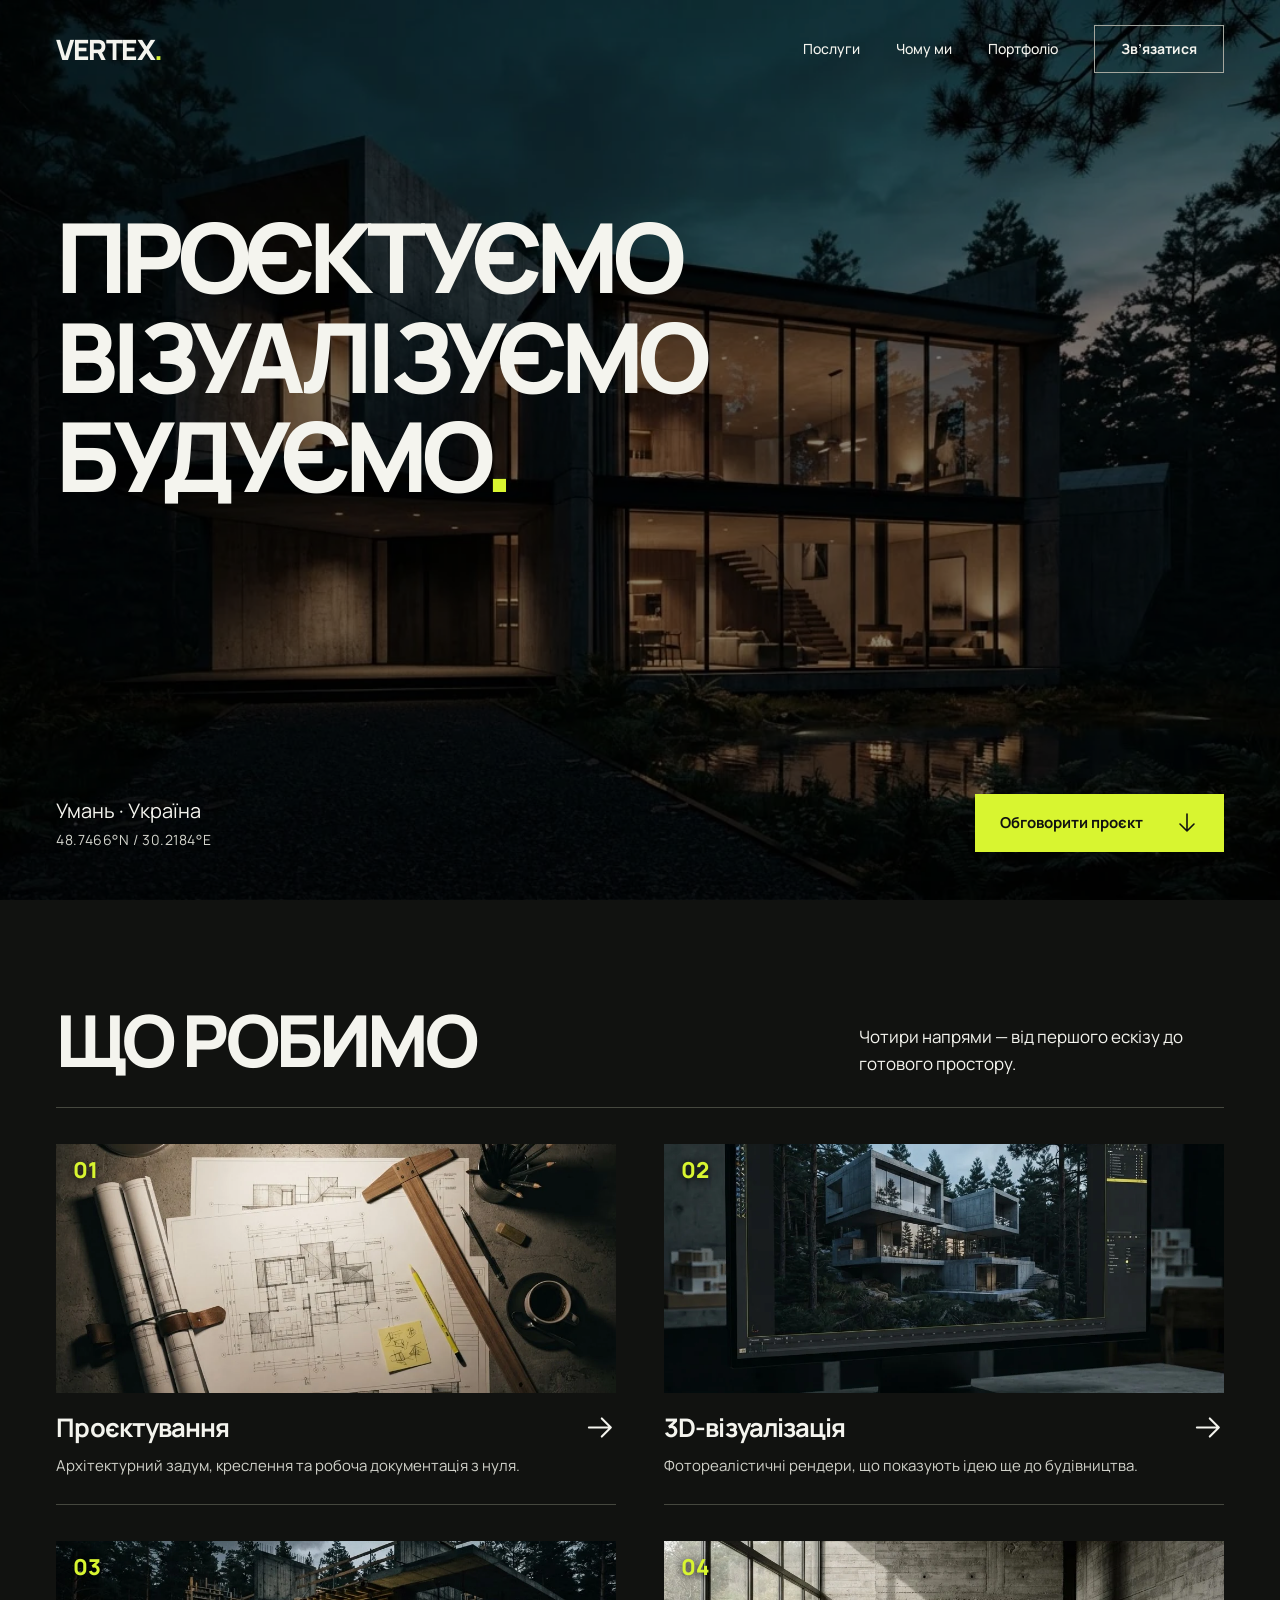
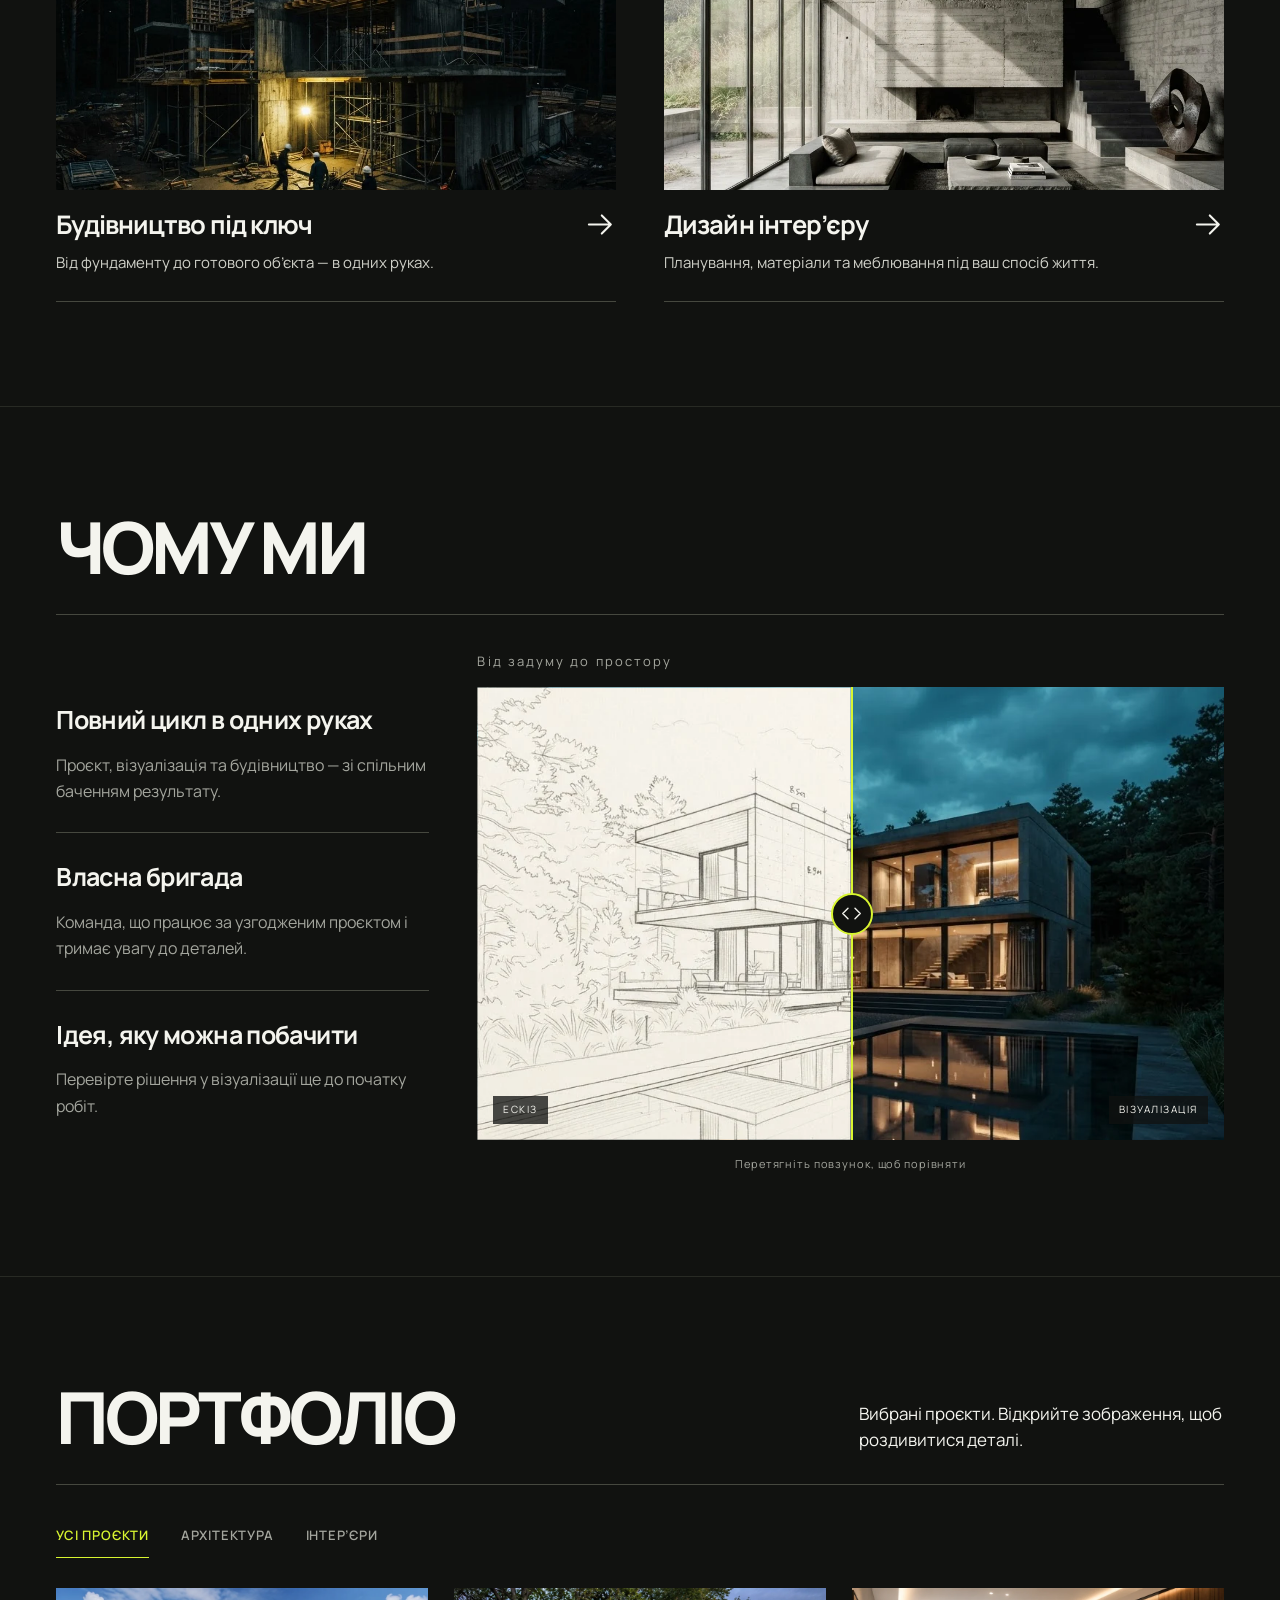
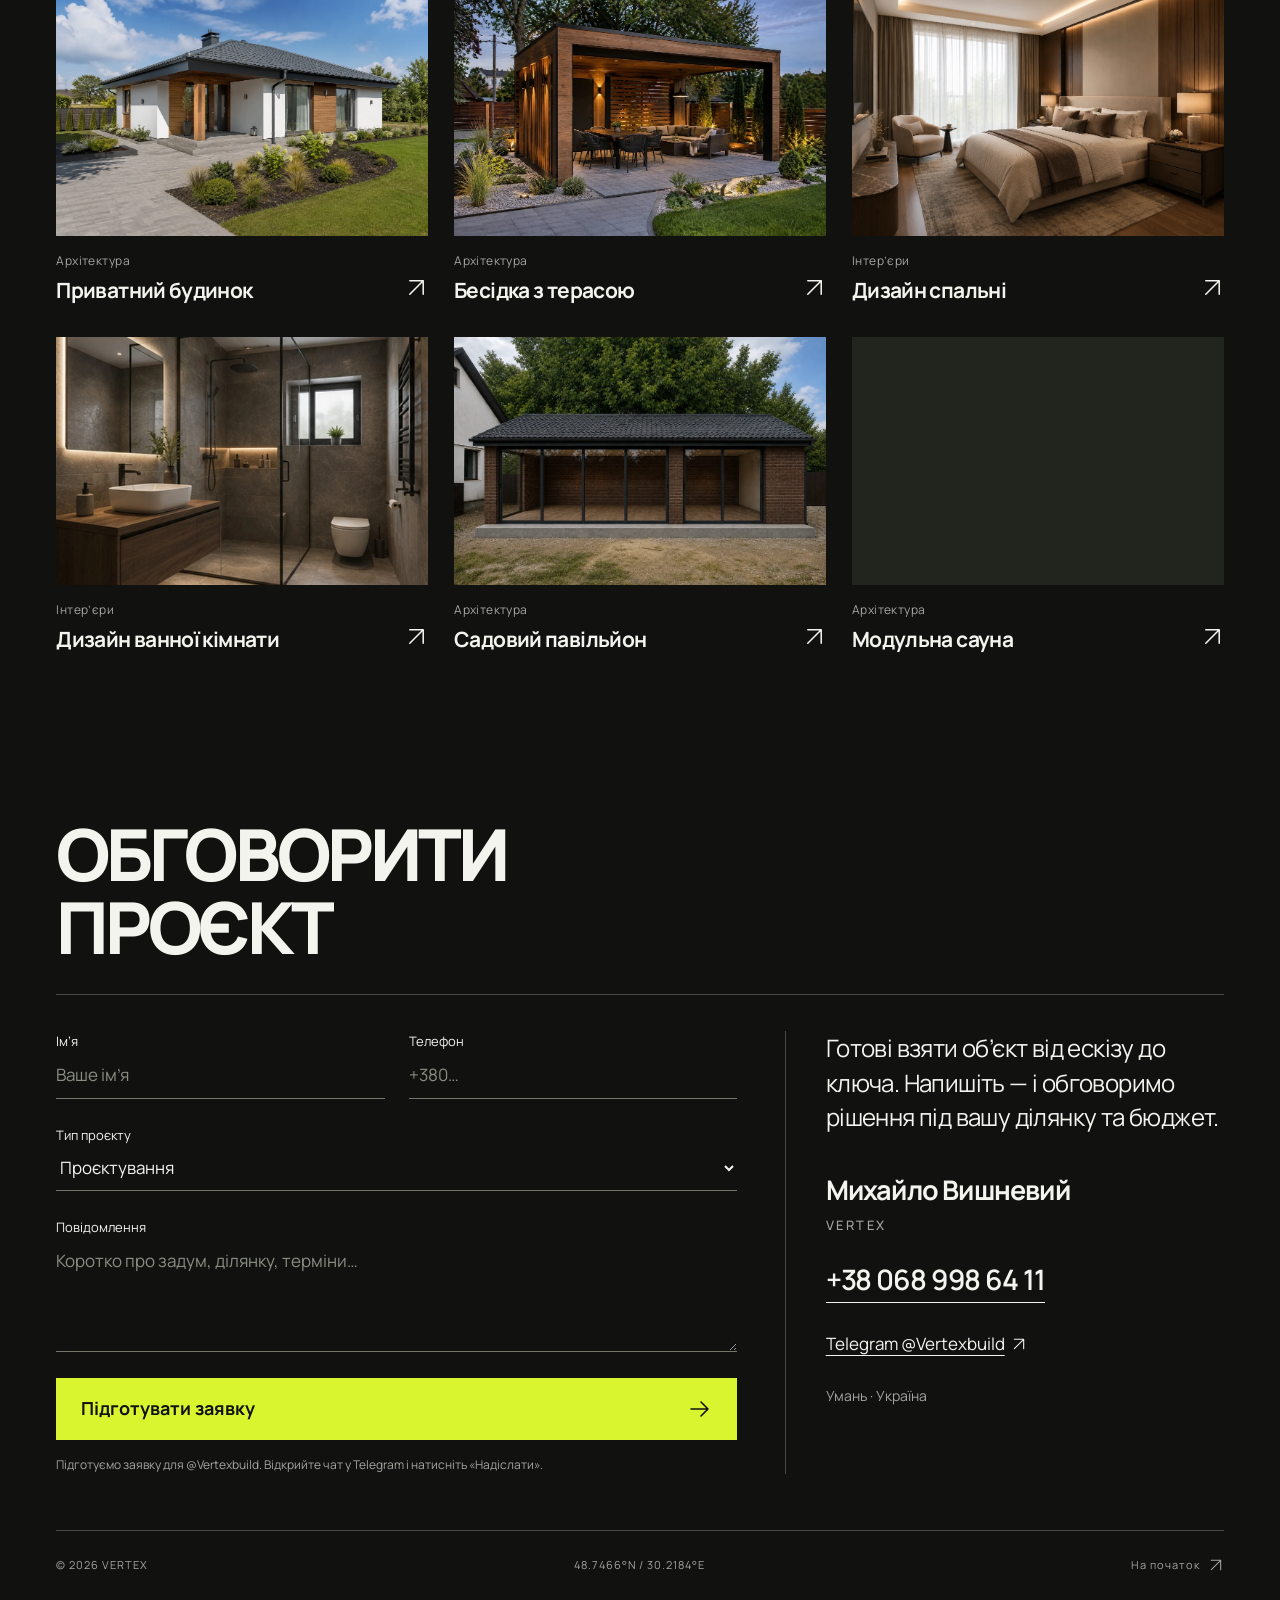
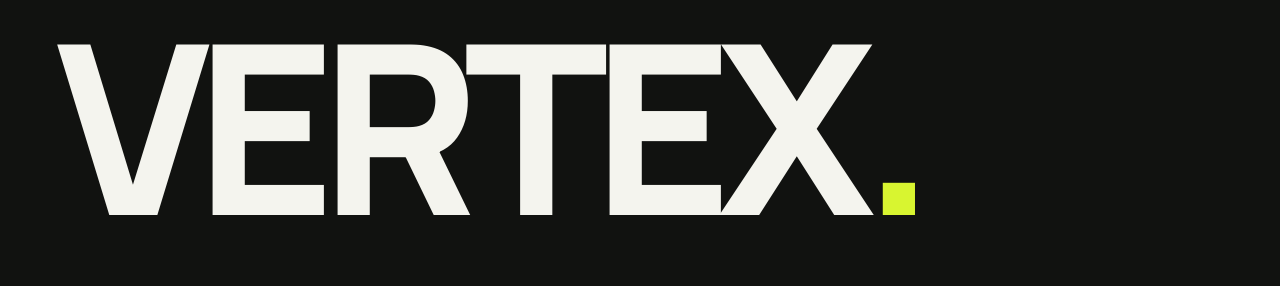
<file: index.html>
<!doctype html>
<html lang="uk">
<head>
  <meta charset="utf-8">
  <meta name="viewport" content="width=device-width,initial-scale=1">
  <meta name="theme-color" content="#111210">
  <title>VERTEX — архітектура, візуалізація та дизайн в Умані</title>
  <meta name="description" content="VERTEX: проєктування, 3D-візуалізація, будівництво під ключ та дизайн інтер’єру в Умані. Від першого ескізу до готового простору. Михайло Вишневий, +380689986411.">
  <link rel="canonical" href="https://vlad15121992.github.io/vertex/">
  <meta property="og:type" content="website">
  <meta property="og:locale" content="uk_UA">
  <meta property="og:title" content="VERTEX — проєктуємо, візуалізуємо, будуємо">
  <meta property="og:description" content="Архітектура та дизайн інтер’єру. Умань, Україна.">
  <meta property="og:url" content="https://vlad15121992.github.io/vertex/">
  <meta property="og:image" content="https://vlad15121992.github.io/vertex/assets/hero.webp">
  <meta name="twitter:card" content="summary_large_image">
  <link rel="icon" href="./favicon.svg" type="image/svg+xml">
  <link rel="preload" href="./assets/hero.webp" as="image" fetchpriority="high">
  <link rel="stylesheet" href="./assets/fonts.css">
  <link rel="stylesheet" href="./styles.css">
  <script src="./app.js" defer></script>
</head>
<body>
  <svg class="icon-definitions" xmlns="http://www.w3.org/2000/svg" aria-hidden="true"><defs>
    <symbol id="arrow-right" viewBox="0 0 24 24"><path d="M3 12h17M13 5l7 7-7 7"/></symbol>
    <symbol id="arrow-diagonal" viewBox="0 0 24 24"><path d="M5 19 19 5M5 5h14v14"/></symbol>
    <symbol id="arrow-down" viewBox="0 0 24 24"><path d="M12 3v17M5 13l7 7 7-7"/></symbol>
    <symbol id="arrow-left" viewBox="0 0 24 24"><path d="M21 12H4M11 5l-7 7 7 7"/></symbol>
    <symbol id="close-icon" viewBox="0 0 24 24"><path d="m5 5 14 14M19 5 5 19"/></symbol>
    <symbol id="menu-icon" viewBox="0 0 24 24"><path d="M3 7h18M3 17h18"/></symbol>
    <symbol id="compare-icon" viewBox="0 0 24 24"><path d="m8 6-6 6 6 6m8-12 6 6-6 6"/></symbol>
  </defs></svg>
  <a class="skip-link" href="#main">Перейти до вмісту</a>
  <header class="site-header" id="site-header">
    <a class="brand" href="#top" aria-label="VERTEX — на початок">VERTEX<span>.</span></a>
    <button class="menu-toggle" type="button" aria-expanded="false" aria-controls="main-nav">Меню <svg class="icon" aria-hidden="true"><use href="#menu-icon"/></svg></button>
    <nav class="main-nav" id="main-nav" aria-label="Головна навігація">
      <a href="#services">Послуги</a><a href="#why">Чому ми</a><a href="#portfolio">Портфоліо</a><a class="nav-contact" href="#contact">Зв’язатися</a>
    </nav>
  </header>
  <main id="main">
    <section class="hero" id="top" aria-labelledby="hero-title">
      <img class="hero-image" src="./assets/hero.webp" width="1376" height="768" alt="Архітектурна візуалізація бетонного будинку серед сосен" fetchpriority="high">
      <div class="hero-content container">
        <h1 id="hero-title"><span>ПРОЄКТУЄМО</span><span>ВІЗУАЛІЗУЄМО</span><span>БУДУЄМО<span class="accent">.</span></span></h1>
        <div class="hero-bottom"><p class="location">Умань · Україна<span>48.7466°N / 30.2184°E</span></p><a class="button primary" href="#contact">Обговорити проєкт <svg class="icon" aria-hidden="true"><use href="#arrow-down"/></svg></a></div>
      </div>
    </section>
    <section class="section container" id="services" aria-labelledby="services-title">
      <div class="section-heading"><h2 id="services-title">ЩО РОБИМО</h2><p>Чотири напрями — від першого ескізу до готового простору.</p></div>
      <div class="services-grid">
        <article class="service"><a href="#contact" data-service="Проєктування"><div class="service-image"><img src="./assets/service-architecture.webp" width="1024" height="1024" alt="Креслення та архітектурний ескіз на робочому столі" loading="lazy" decoding="async"><span>01</span></div><div class="service-title"><h3>Проєктування</h3><svg class="icon" aria-hidden="true"><use href="#arrow-right"/></svg></div><p>Архітектурний задум, креслення та робоча документація з нуля.</p></a></article>
        <article class="service"><a href="#contact" data-service="3D-візуалізація"><div class="service-image"><img src="./assets/service-visualization.webp" width="1024" height="1024" alt="Архітектурна 3D-візуалізація на моніторі" loading="lazy" decoding="async"><span>02</span></div><div class="service-title"><h3>3D-візуалізація</h3><svg class="icon" aria-hidden="true"><use href="#arrow-right"/></svg></div><p>Фотореалістичні рендери, що показують ідею ще до будівництва.</p></a></article>
        <article class="service"><a href="#contact" data-service="Будівництво під ключ"><div class="service-image"><img src="./assets/service-construction.webp" width="1024" height="1024" alt="Будівництво бетонного будинку" loading="lazy" decoding="async"><span>03</span></div><div class="service-title"><h3>Будівництво під ключ</h3><svg class="icon" aria-hidden="true"><use href="#arrow-right"/></svg></div><p>Від фундаменту до готового об’єкта — в одних руках.</p></a></article>
        <article class="service"><a href="#contact" data-service="Дизайн інтер’єру"><div class="service-image"><img src="./assets/service-interior.webp" width="1024" height="1024" alt="Візуалізація мінімалістичного інтер’єру з природними матеріалами" loading="lazy" decoding="async"><span>04</span></div><div class="service-title"><h3>Дизайн інтер’єру</h3><svg class="icon" aria-hidden="true"><use href="#arrow-right"/></svg></div><p>Планування, матеріали та меблювання під ваш спосіб життя.</p></a></article>
      </div>
    </section>
    <section class="section section-why" id="why" aria-labelledby="why-title"><div class="container">
      <div class="section-heading"><h2 id="why-title">ЧОМУ МИ</h2></div>
      <div class="why-layout">
        <div class="reasons"><article><h3>Повний цикл в одних руках</h3><p>Проєкт, візуалізація та будівництво — зі спільним баченням результату.</p></article><article><h3>Власна бригада</h3><p>Команда, що працює за узгодженим проєктом і тримає увагу до деталей.</p></article><article><h3>Ідея, яку можна побачити</h3><p>Перевірте рішення у візуалізації ще до початку робіт.</p></article></div>
        <figure class="comparison"><figcaption>Від задуму до простору</figcaption><div class="compare" id="comparison" style="--position:50%"><img src="./assets/comparison-render.webp" width="1024" height="1024" alt="Візуалізація бетонної вілли" loading="lazy" decoding="async"><div class="compare-before"><img src="./assets/comparison-sketch.webp" width="1024" height="1024" alt="Архітектурний ескіз цієї вілли" loading="lazy" decoding="async"></div><span class="compare-label label-before">ЕСКІЗ</span><span class="compare-label label-after">ВІЗУАЛІЗАЦІЯ</span><div class="compare-line" aria-hidden="true"><span><svg class="icon"><use href="#compare-icon"/></svg></span></div><input id="compare-range" type="range" min="0" max="100" value="50" aria-label="Порівняти ескіз і візуалізацію" aria-valuetext="Ескіз 50%, візуалізація 50%"></div><p class="compare-help">Перетягніть повзунок, щоб порівняти</p></figure>
      </div>
    </div></section>
    <section class="section container" id="portfolio" aria-labelledby="portfolio-title">
      <div class="section-heading"><h2 id="portfolio-title">ПОРТФОЛІО</h2><p>Вибрані проєкти. Відкрийте зображення, щоб роздивитися деталі.</p></div>
      <div class="portfolio-filters" role="group" aria-label="Фільтр портфоліо"><button type="button" data-filter="all" aria-pressed="true">Усі проєкти</button><button type="button" data-filter="architecture" aria-pressed="false">Архітектура</button><button type="button" data-filter="interior" aria-pressed="false">Інтер’єри</button></div>
      <div class="portfolio-grid" id="portfolio-grid">
        <button class="project" type="button" data-category="architecture" data-project="0" aria-label="Відкрити проєкт: Приватний будинок"><div class="project-image"><img src="./assets/project-house.webp" width="1024" height="683" alt="Приватний будинок — проєкт VERTEX" loading="lazy" decoding="async"></div><span class="project-meta">Архітектура</span><span class="project-title">Приватний будинок<svg class="icon" aria-hidden="true"><use href="#arrow-diagonal"/></svg></span></button>
        <button class="project" type="button" data-category="architecture" data-project="1" aria-label="Відкрити проєкт: Бесідка з терасою"><div class="project-image"><img src="./assets/project-gazebo.webp" width="1024" height="683" alt="Бесідка з терасою — проєкт VERTEX" loading="lazy" decoding="async"></div><span class="project-meta">Архітектура</span><span class="project-title">Бесідка з терасою<svg class="icon" aria-hidden="true"><use href="#arrow-diagonal"/></svg></span></button>
        <button class="project" type="button" data-category="interior" data-project="2" aria-label="Відкрити проєкт: Дизайн спальні"><div class="project-image"><img src="./assets/project-bedroom.webp" width="1024" height="683" alt="Дизайн спальні — проєкт VERTEX" loading="lazy" decoding="async"></div><span class="project-meta">Інтер’єри</span><span class="project-title">Дизайн спальні<svg class="icon" aria-hidden="true"><use href="#arrow-diagonal"/></svg></span></button>
        <button class="project" type="button" data-category="interior" data-project="3" aria-label="Відкрити проєкт: Дизайн ванної кімнати"><div class="project-image"><img src="./assets/project-bathroom.webp" width="1024" height="768" alt="Дизайн ванної кімнати — проєкт VERTEX" loading="lazy" decoding="async"></div><span class="project-meta">Інтер’єри</span><span class="project-title">Дизайн ванної кімнати<svg class="icon" aria-hidden="true"><use href="#arrow-diagonal"/></svg></span></button>
        <button class="project" type="button" data-category="architecture" data-project="4" aria-label="Відкрити проєкт: Садовий павільйон"><div class="project-image"><img src="./assets/project-pavilion.webp" width="1024" height="768" alt="Садовий павільйон — проєкт VERTEX" loading="lazy" decoding="async"></div><span class="project-meta">Архітектура</span><span class="project-title">Садовий павільйон<svg class="icon" aria-hidden="true"><use href="#arrow-diagonal"/></svg></span></button>
        <button class="project" type="button" data-category="architecture" data-project="5" aria-label="Відкрити проєкт: Модульна сауна"><div class="project-image"><img src="./assets/project-sauna.webp" width="1024" height="572" alt="Модульна сауна — проєкт VERTEX" loading="lazy" decoding="async"></div><span class="project-meta">Архітектура</span><span class="project-title">Модульна сауна<svg class="icon" aria-hidden="true"><use href="#arrow-diagonal"/></svg></span></button>
      </div>
      <p class="sr-only" id="filter-status" role="status" aria-live="polite"></p>
    </section>
    <section class="section container contact-section" id="contact" aria-labelledby="contact-title">
      <div class="section-heading"><h2 id="contact-title">ОБГОВОРИТИ<br>ПРОЄКТ</h2></div>
      <div class="contact-layout"><form id="contact-form">
        <div class="form-row"><label>Ім’я<input name="name" placeholder="Ваше ім’я" autocomplete="name" required minlength="2" maxlength="80"></label><label>Телефон<input name="phone" type="tel" aria-label="Телефон" placeholder="+380…" autocomplete="tel" inputmode="tel" required maxlength="24" aria-describedby="phone-error"><span class="field-error" id="phone-error" hidden>Вкажіть номер телефону: від 9 до 15 цифр.</span></label></div>
        <label>Тип проєкту<select name="service" id="service-select"><option>Проєктування</option><option>3D-візуалізація</option><option>Будівництво під ключ</option><option>Дизайн інтер’єру</option></select></label>
        <label>Повідомлення<textarea name="message" placeholder="Коротко про задум, ділянку, терміни…" rows="3" maxlength="2000"></textarea></label>
        <button class="button primary form-submit" type="submit">Підготувати заявку<svg class="icon" aria-hidden="true"><use href="#arrow-right"/></svg></button>
        <p class="form-note" id="form-note">Підготуємо заявку для @Vertexbuild. Відкрийте чат у Telegram і натисніть «Надіслати».</p>
        <noscript><p>Щоб підготувати заявку, увімкніть JavaScript або напишіть безпосередньо в <a href="https://t.me/Vertexbuild">Telegram</a>.</p></noscript>
      </form><div class="contact-details"><p class="contact-intro">Готові взяти об’єкт від ескізу до ключа. Напишіть — і обговоримо рішення під вашу ділянку та бюджет.</p><p class="contact-name">Михайло Вишневий<span>VERTEX</span></p><a class="phone-link" href="tel:+380689986411">+38 068 998 64 11</a><div class="social-links"><a href="https://t.me/Vertexbuild" target="_blank" rel="noopener noreferrer">Telegram @Vertexbuild<svg class="icon" aria-hidden="true"><use href="#arrow-diagonal"/></svg></a></div><p class="contact-location">Умань · Україна</p></div></div>
    </section>
  </main>
  <footer class="container site-footer"><div class="footer-meta"><span>© <span id="year">2026</span> VERTEX</span><span>48.7466°N / 30.2184°E</span><a href="#top">На початок<svg class="icon" aria-hidden="true"><use href="#arrow-diagonal"/></svg></a></div><a class="footer-wordmark" href="#top" aria-label="VERTEX — на початок">VERTEX<span>.</span></a></footer>
  <dialog class="lightbox" id="project-dialog" aria-labelledby="lightbox-title"><div class="lightbox-toolbar"><div><span class="lightbox-category" id="lightbox-category"></span><h2 id="lightbox-title"></h2></div><button class="icon-button" type="button" data-close="project-dialog" aria-label="Закрити зображення"><svg class="icon" aria-hidden="true"><use href="#close-icon"/></svg></button></div><div class="lightbox-stage"><img id="lightbox-image" alt=""><button class="icon-button lightbox-prev" type="button" aria-label="Попередній проєкт"><svg class="icon" aria-hidden="true"><use href="#arrow-left"/></svg></button><button class="icon-button lightbox-next" type="button" aria-label="Наступний проєкт"><svg class="icon" aria-hidden="true"><use href="#arrow-right"/></svg></button></div><div class="lightbox-bottom"><p id="lightbox-count" aria-live="polite"></p><a class="button primary" href="#contact" id="lightbox-contact">Обговорити схожий проєкт<svg class="icon" aria-hidden="true"><use href="#arrow-diagonal"/></svg></a></div></dialog>
  <dialog class="request-dialog" id="request-dialog" aria-labelledby="request-title"><div class="request-heading"><h2 id="request-title">Ваша заявка</h2><button class="icon-button" type="button" data-close="request-dialog" aria-label="Закрити заявку"><svg class="icon" aria-hidden="true"><use href="#close-icon"/></svg></button></div><p>Перевірте заявку та відкрийте чат із Михайлом Вишневим (@Vertexbuild). Текст буде підставлено в Telegram — залишиться натиснути «Надіслати». Якщо текст не з’явиться, скористайтеся кнопкою копіювання.</p><label class="sr-only" for="request-text">Підготовлений текст заявки</label><textarea id="request-text" rows="8" readonly></textarea><div class="request-actions"><button class="button primary" id="copy-request" type="button">Скопіювати текст<svg class="icon" aria-hidden="true"><use href="#arrow-right"/></svg></button><a class="button secondary" id="telegram-request" href="https://t.me/Vertexbuild" target="_blank" rel="noopener noreferrer">Відкрити Telegram<svg class="icon" aria-hidden="true"><use href="#arrow-diagonal"/></svg></a></div><p class="copy-status" id="copy-status" role="status" aria-live="polite">Заявка ще не надіслана. Надішліть її в чаті.</p></dialog>
</body>
</html>
</file>
<file: assets/fonts.css>
@font-face {
  font-family: 'Manrope';
  font-style: normal;
  font-weight: 400;
  font-display: swap;
  src: url(./manrope-0.ttf) format('truetype');
}
@font-face {
  font-family: 'Manrope';
  font-style: normal;
  font-weight: 500;
  font-display: swap;
  src: url(./manrope-1.ttf) format('truetype');
}
@font-face {
  font-family: 'Manrope';
  font-style: normal;
  font-weight: 600;
  font-display: swap;
  src: url(./manrope-2.ttf) format('truetype');
}
@font-face {
  font-family: 'Manrope';
  font-style: normal;
  font-weight: 700;
  font-display: swap;
  src: url(./manrope-3.ttf) format('truetype');
}
@font-face {
  font-family: 'Manrope';
  font-style: normal;
  font-weight: 800;
  font-display: swap;
  src: url(./manrope-4.ttf) format('truetype');
}
</file>
<file: styles.css>
:root{color-scheme:dark;--bg:#111210;--text:#f4f4ee;--muted:#a4a69e;--line:#46483f;--accent:#d8f530;--gutter:clamp(20px,4.4vw,72px);--font:'Manrope',Arial,sans-serif}
*{box-sizing:border-box}html{scroll-behavior:smooth;scroll-padding-top:100px}body{margin:0;background:var(--bg);color:var(--text);font-family:var(--font);font-size:16px;line-height:1.55}body.modal-open{overflow:hidden}a{color:inherit;text-decoration:none}button,input,select,textarea{font:inherit}button,a,input,select,textarea{-webkit-tap-highlight-color:transparent}button{color:inherit;cursor:pointer}button:disabled{cursor:default}img{display:block;max-width:100%}figure,p,h1,h2,h3{margin:0}button{border:0}::selection{background:var(--accent);color:var(--bg)}:focus-visible{outline:2px solid var(--accent);outline-offset:6px}[hidden]{display:none!important}.container{width:100%;max-width:1680px;margin-inline:auto;padding-inline:var(--gutter)}.icon-definitions{position:absolute;width:0;height:0;overflow:hidden}.icon{width:24px;height:24px;flex-shrink:0;fill:none;stroke:currentColor;stroke-width:1.6;stroke-linecap:round;stroke-linejoin:round}.accent,.brand span,.footer-wordmark span{color:var(--accent)}.sr-only{position:absolute;width:1px;height:1px;padding:0;margin:-1px;overflow:hidden;clip:rect(0,0,0,0);white-space:nowrap;border:0}.skip-link{position:fixed;top:12px;left:20px;z-index:100;background:var(--accent);color:var(--bg);padding:12px 20px;transform:translateY(-180%)}.skip-link:focus{transform:none}
.site-header{position:fixed;top:0;left:0;z-index:30;display:flex;align-items:center;justify-content:space-between;width:100%;padding:25px var(--gutter);transition:background .25s,border-color .25s;border-bottom:1px solid transparent}.site-header.is-scrolled{background:rgba(17,18,16,.97);border-color:var(--line)}.brand{font-size:28px;font-weight:800;letter-spacing:-1.5px;line-height:1}.main-nav{display:flex;align-items:center;gap:36px;font-size:14px;font-weight:500}.main-nav>a{transition:color .2s}.main-nav>a:hover{color:var(--accent)}.main-nav .nav-contact{border:1px solid #a4a69e;padding:12px 26px;font-weight:700}.main-nav .nav-contact:hover{border-color:var(--accent)}.menu-toggle{display:none;align-items:center;gap:12px;background:transparent;font-size:14px;padding:8px 0}
.hero{position:relative;min-height:740px;height:min(960px,100svh);isolation:isolate;overflow:hidden}.hero-image{position:absolute;inset:0;width:100%;height:100%;object-fit:cover;object-position:center;z-index:-2}.hero::after{content:'';position:absolute;inset:0;background:rgba(0,0,0,.47);z-index:-1}.hero-content{height:100%;display:flex;flex-direction:column;justify-content:center;padding-top:clamp(180px,23vh,230px);padding-bottom:48px}.hero h1{font-weight:800;font-size:clamp(40px,7.55vw,126px);letter-spacing:-.062em;line-height:1.03}.hero h1>span{display:block}.hero h1 .accent{display:inline}.hero-bottom{display:flex;justify-content:space-between;align-items:flex-end;gap:24px;margin-top:auto;padding-top:68px}.location{font-size:20px;line-height:1.7}.location>span{display:block;font-size:14px;color:#d3d4cc;letter-spacing:.04em}.button{display:inline-flex;align-items:center;justify-content:space-between;gap:32px;min-height:58px;padding:16px 24px;font-size:15px;font-weight:700;border:1px solid transparent;transition:background .2s,color .2s,transform .2s}.primary{background:var(--accent);color:var(--bg)}.primary:hover{background:#e6ff53}.secondary{background:transparent;border-color:var(--line)}.secondary:hover{border-color:var(--accent);color:var(--accent)}
.section{padding-block:104px}.section-heading{display:flex;justify-content:space-between;align-items:flex-end;gap:40px;border-bottom:1px solid var(--line);padding-bottom:30px;margin-bottom:36px}.section-heading h2{font-size:clamp(38px,5.6vw,82px);font-weight:800;line-height:1.02;letter-spacing:-.055em}.section-heading>p{max-width:365px;font-size:17px;line-height:1.55;color:var(--text)}.services-grid{display:grid;grid-template-columns:repeat(2,minmax(0,1fr));gap:36px 48px}.service{padding-bottom:26px;border-bottom:1px solid var(--line)}.service-image{position:relative;overflow:hidden;aspect-ratio:2.25}.service-image img{width:100%;height:100%;object-fit:cover;transition:transform .5s}.service-image>span{position:absolute;top:15px;left:17px;color:var(--accent);font-size:22px;font-weight:800;line-height:1;text-shadow:0 1px 8px #000}.service-title{display:flex;align-items:center;justify-content:space-between;gap:18px;margin-top:18px}.service-title h3{font-size:clamp(21px,2vw,29px);line-height:1.3;font-weight:700;letter-spacing:-.035em}.service-title .icon{width:31px;height:31px;transition:transform .25s}.service p{margin-top:10px;font-size:15px;line-height:1.6;color:#d0d1c9}.service a:hover .service-image img{transform:scale(1.035)}.service a:hover .icon{transform:translateX(5px);color:var(--accent)}
.section-why{border-block:1px solid #282a24}.why-layout{display:grid;grid-template-columns:minmax(270px,.85fr) minmax(0,1.7fr);gap:48px;align-items:center}.reasons article{padding-block:28px;border-bottom:1px solid var(--line)}.reasons article:first-child{padding-top:0}.reasons article:last-child{padding-bottom:0;border:0}.reasons h3{font-size:25px;line-height:1.3;letter-spacing:-.025em;font-weight:700}.reasons p{margin-top:15px;color:var(--muted);font-size:16px;line-height:1.65}.comparison figcaption{font-size:13px;letter-spacing:.16em;color:var(--muted);margin-bottom:16px}.compare{position:relative;width:100%;aspect-ratio:1.65;overflow:hidden}.compare>img,.compare-before,.compare-before img{position:absolute;inset:0;width:100%;height:100%}.compare img{object-fit:cover;object-position:center}.compare-before{clip-path:inset(0 calc(100% - var(--position)) 0 0)}.compare-line{position:absolute;top:0;bottom:0;left:var(--position);width:2px;background:var(--accent);pointer-events:none}.compare-line>span{position:absolute;top:50%;left:50%;transform:translate(-50%,-50%);border:2px solid var(--accent);width:42px;height:42px;border-radius:50%;display:flex;align-items:center;justify-content:center;background:var(--bg)}.compare-line .icon{width:21px;height:21px}.compare-label{position:absolute;bottom:16px;background:rgba(17,18,16,.76);color:var(--text);font-size:10px;letter-spacing:.15em;padding:6px 10px;pointer-events:none}.label-before{left:16px}.label-after{right:16px}.compare input{position:absolute;inset:0;opacity:0;width:100%;height:100%;margin:0;cursor:col-resize;touch-action:pan-y}.compare:focus-within{outline:2px solid var(--accent);outline-offset:6px}.compare-help{font-size:11px;letter-spacing:.08em;color:var(--muted);text-align:center;margin-top:15px}
.portfolio-filters{display:flex;gap:32px;margin-bottom:30px}.portfolio-filters button{padding:4px 0 12px;color:var(--muted);background:transparent;border-bottom:1px solid transparent;font-size:13px;font-weight:600;letter-spacing:.06em;text-transform:uppercase}.portfolio-filters button[aria-pressed=true]{color:var(--accent);border-color:var(--accent)}.portfolio-filters button:hover{color:var(--text)}.portfolio-grid{display:grid;grid-template-columns:repeat(3,minmax(0,1fr));gap:32px 26px}.project{padding:0;display:block;background:transparent;text-align:left}.project-image{overflow:hidden;aspect-ratio:1.5;background:#22251e}.project img{width:100%;height:100%;object-fit:cover;transition:transform .5s,filter .5s}.project:hover img{transform:scale(1.04)}.project-meta{display:block;color:var(--muted);font-size:12px;letter-spacing:.035em;margin-top:16px}.project-title{display:flex;align-items:flex-start;justify-content:space-between;gap:16px;font-size:21px;font-weight:700;line-height:1.35;letter-spacing:-.03em;margin-top:6px}.project-title .icon{width:23px;height:23px;transition:transform .25s}.project:hover .icon{transform:translate(3px,-3px);color:var(--accent)}
.contact-section{padding-top:60px;padding-bottom:56px}.contact-layout{display:grid;grid-template-columns:1.55fr 1fr;gap:48px}.contact-details{border-left:1px solid var(--line);padding-left:40px}.form-row{display:grid;grid-template-columns:1fr 1fr;gap:24px}form label{display:block;margin-bottom:26px;color:var(--text);font-size:13px}input,select,textarea{width:100%;display:block;color:var(--text);background:transparent;border:0;border-bottom:1px solid #74776b;border-radius:0;font-size:17px;line-height:1.6;padding:10px 0;box-shadow:none}input::placeholder,textarea::placeholder{color:#8a8d82;opacity:1}textarea{resize:vertical;min-height:115px}select{appearance:auto;padding-right:15px}select option{background:var(--bg);color:var(--text)}.form-submit{width:100%;font-size:18px}.form-note{margin-top:15px;font-size:12px;color:var(--muted);max-width:600px;line-height:1.6}.field-error{display:block;color:#ffb6a7;font-size:12px;margin-top:6px}.contact-intro{font-size:24px;line-height:1.45;letter-spacing:-.025em}.contact-name{margin-top:36px;font-size:27px;font-weight:700;line-height:1.4;letter-spacing:-.03em}.contact-name>span{display:block;font-size:13px;letter-spacing:.19em;font-weight:500;margin-top:7px;color:var(--muted)}.phone-link{display:inline-block;margin-top:24px;font-size:clamp(23px,2.2vw,36px);font-weight:600;letter-spacing:-.04em;border-bottom:1px solid;white-space:nowrap}.phone-link:hover{color:var(--accent)}.social-links{display:flex;gap:35px;margin-top:28px}.social-links>a{display:inline-flex;gap:6px;align-items:center;font-size:17px;text-decoration:underline;text-underline-offset:5px}.social-links .icon{width:16px;height:16px}.social-links>a:hover{color:var(--accent)}.contact-location{font-size:14px;color:var(--muted);margin-top:28px}
.site-footer{padding-bottom:24px}.footer-meta{display:flex;align-items:center;justify-content:space-between;gap:24px;border-top:1px solid var(--line);padding-top:25px;font-size:11px;letter-spacing:.09em;color:var(--muted)}.footer-meta>a{display:flex;align-items:center;gap:8px}.footer-meta .icon{width:16px;height:16px}.footer-wordmark{display:block;font-size:clamp(74px,18.5vw,292px);font-weight:800;line-height:1.15;letter-spacing:-.065em;margin-top:15px;white-space:nowrap}
dialog{color:var(--text);background:var(--bg);border:1px solid var(--line);padding:0;max-width:none}dialog::backdrop{background:rgba(0,0,0,.9);backdrop-filter:blur(7px)}.icon-button{width:46px;height:46px;display:flex;align-items:center;justify-content:center;background:#1e211a;border:1px solid var(--line);color:var(--text)}.icon-button:hover{color:var(--accent);border-color:var(--accent)}.lightbox{width:calc(100% - 40px);height:calc(100svh - 40px);max-height:none;overflow:auto}.lightbox-toolbar{display:flex;align-items:center;justify-content:space-between;gap:24px;padding:18px 24px;border-bottom:1px solid var(--line)}.lightbox-category{font-size:11px;color:var(--muted);letter-spacing:.08em}.lightbox h2{font-size:22px;line-height:1.4;font-weight:700;margin-top:3px;letter-spacing:-.03em}.lightbox-stage{position:relative;height:calc(100svh - 220px);min-height:180px;display:flex;justify-content:center;align-items:center;padding:20px 70px}.lightbox-stage>img{max-width:100%;max-height:100%;object-fit:contain}.lightbox-prev,.lightbox-next{position:absolute;top:50%;transform:translateY(-50%)}.lightbox-prev{left:16px}.lightbox-next{right:16px}.lightbox-bottom{display:flex;align-items:center;justify-content:space-between;gap:24px;padding:10px 24px 18px}.lightbox-count{color:var(--muted)}.lightbox-bottom .button{font-size:13px;min-height:48px}.request-dialog{width:min(680px,calc(100% - 32px));max-height:calc(100svh - 32px);padding:28px;overflow:auto}.request-heading{display:flex;align-items:center;justify-content:space-between;gap:20px}.request-heading h2{font-size:30px;letter-spacing:-.04em}.request-dialog>p{color:var(--muted);font-size:14px;margin-top:20px}.request-dialog textarea{margin-top:22px;border:1px solid var(--line);padding:16px;font-size:15px;line-height:1.7;min-height:230px}.request-actions{display:flex;gap:14px;margin-top:22px;flex-wrap:wrap}.request-actions .button{font-size:14px;gap:14px}.request-dialog .copy-status{font-size:12px;color:var(--muted)}
@media(min-width:1680px){.site-header{padding-inline:max(var(--gutter),calc((100vw - 1536px)/2))}}
@media(max-width:1050px){.main-nav{gap:24px}.hero{min-height:660px}.hero h1{font-size:7.7vw}.section-heading>p{max-width:300px;font-size:15px}.services-grid{gap:32px}.why-layout{grid-template-columns:1fr 1.65fr;gap:28px}.reasons h3{font-size:21px}.reasons p{font-size:14px}.contact-layout{gap:28px;grid-template-columns:1.35fr 1fr}.contact-details{padding-left:28px}.contact-intro{font-size:20px}.phone-link{font-size:24px}.project-title{font-size:18px}}
@media(max-width:760px){html{scroll-padding-top:85px}.site-header{padding-block:20px}.brand{font-size:25px}.menu-toggle{display:flex}.main-nav{position:absolute;top:75px;left:0;right:0;display:none;padding:24px var(--gutter) 32px;background:var(--bg);border-bottom:1px solid var(--line);flex-direction:column;align-items:stretch;gap:0}.main-nav.is-open{display:flex}.main-nav>a{padding:15px 0;font-size:21px}.main-nav .nav-contact{padding:15px 18px;margin-top:12px;font-size:16px}.site-header:has(.is-open){background:var(--bg)}.hero{height:88svh;min-height:560px;max-height:800px}.hero-content{padding-top:140px;padding-bottom:28px}.hero-image{object-position:60% center}.hero h1{font-size:8.15vw;letter-spacing:-.065em;line-height:1.2}.hero-bottom{align-items:flex-start;flex-direction:column;gap:26px;padding-top:60px}.location{font-size:16px}.location>span{font-size:11px}.hero-bottom .button{min-height:56px;padding:15px 20px;font-size:14px}.section{padding-block:66px}.section-heading{align-items:flex-start;flex-direction:column;gap:20px;padding-bottom:24px;margin-bottom:28px}.section-heading h2{font-size:clamp(36px,9vw,64px)}.section-heading>p{max-width:440px;font-size:15px}.services-grid{gap:30px 24px}.service-image{aspect-ratio:1.5}.service-image>span{font-size:18px;top:12px;left:12px}.service-title h3{font-size:20px}.service-title .icon{width:24px;height:24px}.service p{font-size:13px}.why-layout{grid-template-columns:1fr;gap:34px}.reasons h3{font-size:23px}.reasons p{font-size:15px}.reasons article{padding-block:22px}.compare{aspect-ratio:1.3}.portfolio-grid{grid-template-columns:repeat(2,minmax(0,1fr));gap:28px 20px}.portfolio-filters{gap:24px}.portfolio-filters button{font-size:11px}.project-title{font-size:17px;gap:6px}.project-title .icon{width:19px;height:19px}.project-meta{font-size:11px}.project-image{aspect-ratio:1.3}.contact-layout{grid-template-columns:1fr;gap:42px}.contact-details{padding:30px 0 0;border:0;border-top:1px solid var(--line)}.contact-intro{max-width:520px;font-size:22px}.phone-link{font-size:31px}.contact-section{padding-bottom:48px}.footer-meta{font-size:9px;gap:12px;flex-wrap:wrap}.footer-wordmark{font-size:18.3vw}.lightbox{width:100%;height:100svh;border:0;margin:0}.lightbox-toolbar{padding:16px}.lightbox h2{font-size:19px}.lightbox-stage{height:calc(100svh - 240px);padding:10px 12px 60px}.lightbox-prev,.lightbox-next{top:auto;bottom:0;transform:none}.lightbox-prev{left:calc(50% - 56px)}.lightbox-next{right:calc(50% - 56px)}.lightbox-bottom{padding:12px 16px;flex-wrap:wrap;gap:10px}.lightbox-bottom .button{width:100%;font-size:13px}.request-dialog{padding:22px}.request-heading h2{font-size:25px}.request-actions{display:grid;grid-template-columns:1fr}}
@media(max-width:480px){.services-grid,.portfolio-grid{grid-template-columns:1fr}.service-image{aspect-ratio:1.8}.service-title h3{font-size:24px}.service p{font-size:14px}.project-image{aspect-ratio:1.5}.project-title{font-size:22px}.portfolio-filters{gap:22px}.project-meta{font-size:12px}.form-row{grid-template-columns:1fr;gap:0}.contact-intro{font-size:21px}.compare-label{font-size:9px;letter-spacing:.08em;padding:5px 7px}.label-before{left:10px}.label-after{right:10px}.footer-meta>a{display:none}.hero h1{font-size:8.2vw}.hero{min-height:550px}.form-submit{font-size:16px}.request-dialog>p{font-size:13px}}
@media(prefers-reduced-motion:reduce){html{scroll-behavior:auto}*,*::before,*::after{transition:none!important;animation:none!important}}
</file>
